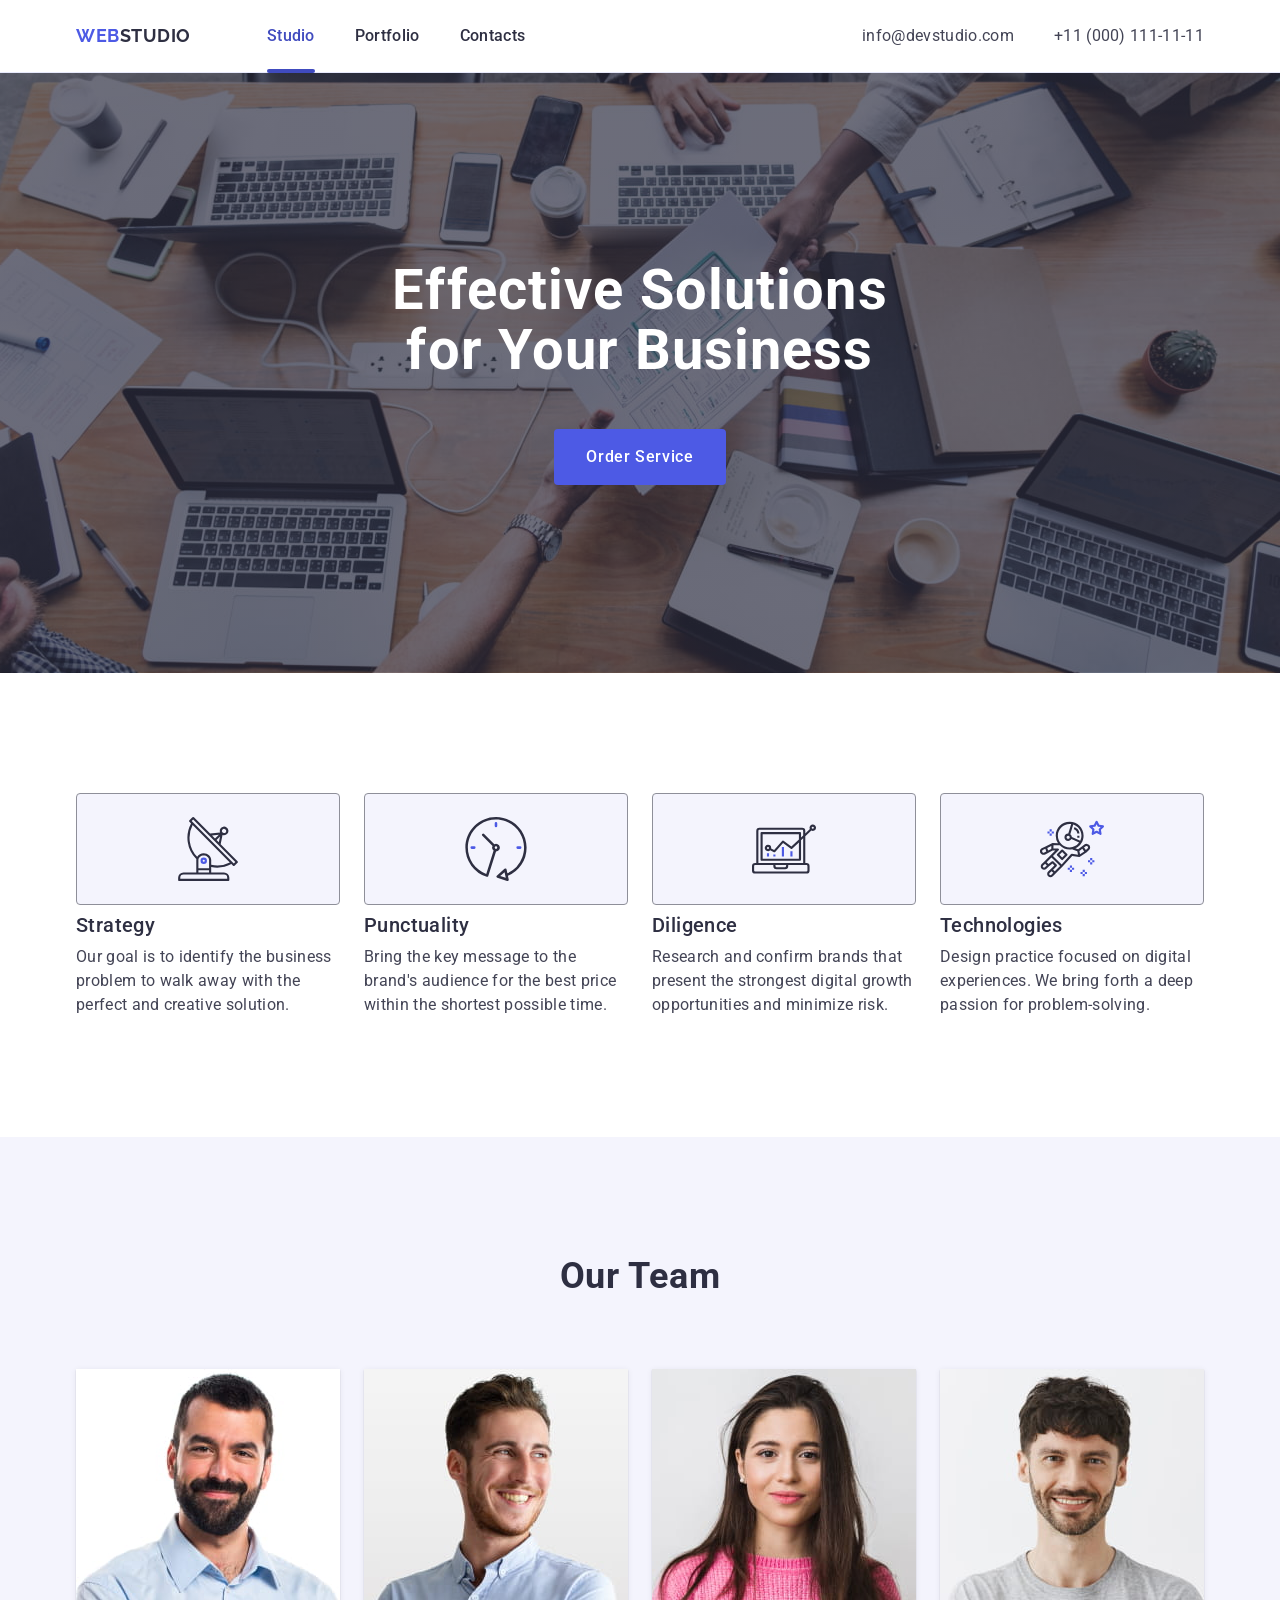
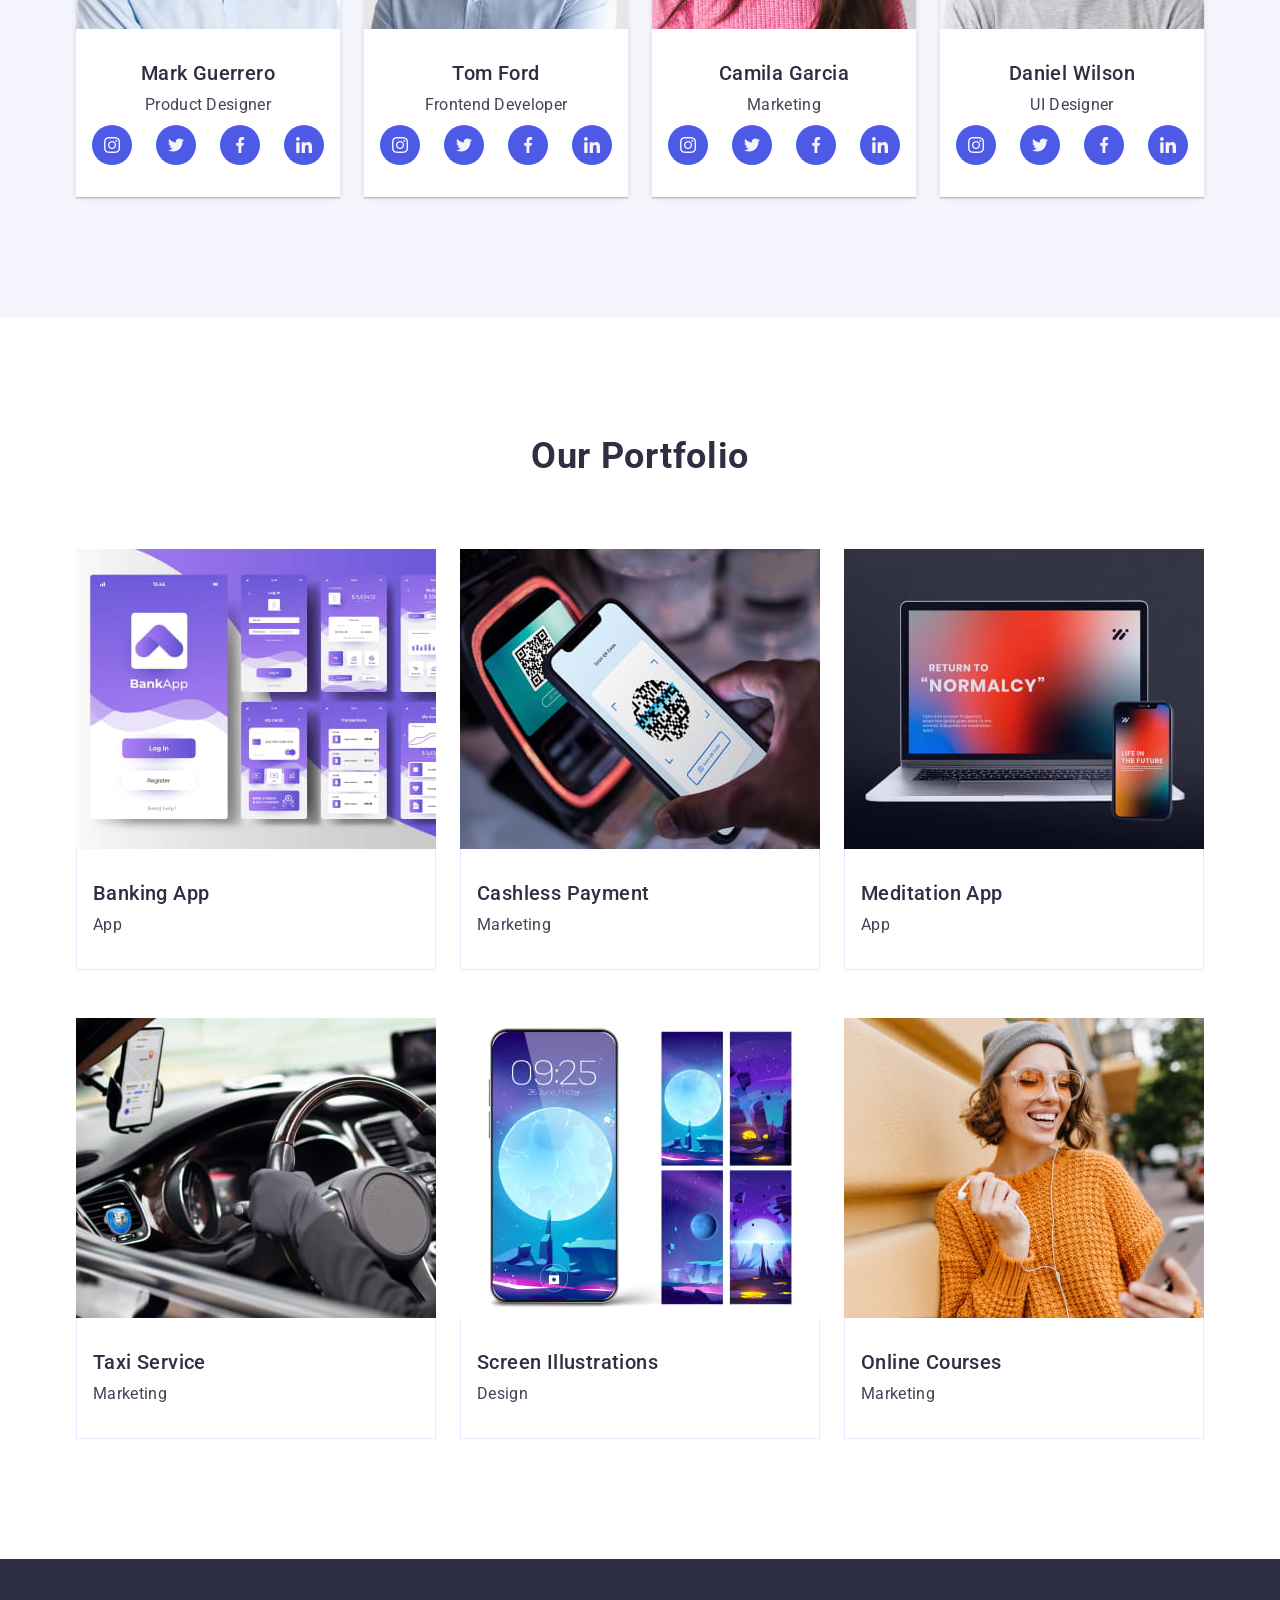
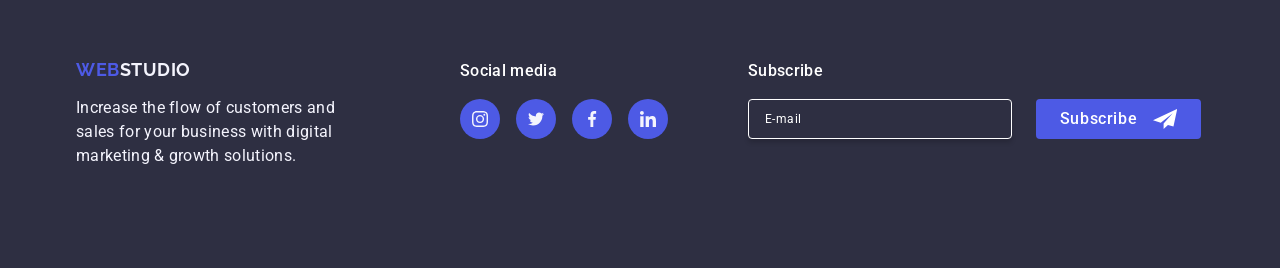
<file: index.html>
<!DOCTYPE html>
<html lang="en">
  <head>
    <meta charset="UTF-8" />
    <meta name="viewport" content="width=device-width, initial-scale=1.0" />
    <title>WebStudio</title>

    <link
      rel="stylesheet"
      href="https://cdn.jsdelivr.net/npm/modern-normalize@2.0.0/modern-normalize.min.css"
    />

    <link rel="stylesheet" href="./css/styles.css" />

    <link rel="preconnect" href="https://fonts.googleapis.com" />
    <link rel="preconnect" href="https://fonts.gstatic.com" crossorigin />
    <link
      href="https://fonts.googleapis.com/css2?family=Raleway:ital,wght@0,100..900;1,100..900&family=Roboto:wght@400;500;700&display=swap"
      rel="stylesheet"
    />
  </head>

  <body>
    <!-- Header -->
    <header class="header">
      <div class="container header-container">
        <nav class="header-nav">
          <a href="./index.html" class="logo header-logo"
            >Web<span class="logo-dark">Studio</span></a
          >

          <ul class="header-nav-list">
            <li class="header-nav-item">
              <a href="./index.html" class="header-nav-link active">Studio</a>
            </li>
            <li class="header-nav-item">
              <a href="" class="header-nav-link">Portfolio</a>
            </li>
            <li class="header-nav-item">
              <a href="" class="header-nav-link">Contacts</a>
            </li>
          </ul>
        </nav>

        <address class="header-adress">
          <ul class="header-adress-list">
            <li class="header-adress-item">
              <a
                class="header-adress-link"
                href="mailto:info@devstudio.com"
                target="_blank"
                rel="noopener noreferrer nofollow"
                >info@devstudio.com</a
              >
            </li>
            <li class="header-adress-item">
              <a
                class="header-adress-link"
                href="tel:+110001111111"
                target="_blank"
                rel="noopener noreferrer nofollow"
                >+11 (000) 111-11-11</a
              >
            </li>
          </ul>
        </address>

        <button
          class="header-burger-btn js-mobile-menu"
          type="button"
          aria-label="Mobilemenu"
        >
          <svg class="header-burger-icon" width="24" height="24">
            <use href="./images/icons.svg#burger"></use>
          </svg>
        </button>
      </div>
    </header>

    <main>
      <!-- Hero -->
      <section class="hero">
        <div class="container hero-container">
          <h1 class="hero-title">Effective Solutions for Your Business</h1>
          <button type="button" class="btn hero-btn">Order Service</button>
        </div>
      </section>

      <!-- Values -->
      <section class="section values">
        <div class="container values-container">
          <h2 class="visually-hidden">Our Values</h2>
          <ul class="values-list">
            <li class="values-item">
              <div class="values-icon-box">
                <svg class="values-icon" width="64" height="64">
                  <use href="./images/icons.svg#strategy"></use>
                </svg>
              </div>
              <h3 class="values-item-title">Strategy</h3>
              <p class="values-item-caption">
                Our goal is to identify the business problem to walk away with
                the perfect and creative solution.
              </p>
            </li>
            <li class="values-item">
              <div class="values-icon-box">
                <svg class="values-icon" width="64" height="64">
                  <use href="./images/icons.svg#punctuality"></use>
                </svg>
              </div>
              <h3 class="values-item-title">Punctuality</h3>
              <p class="values-item-caption">
                Bring the key message to the brand's audience for the best price
                within the shortest possible time.
              </p>
            </li>
            <li class="values-item">
              <div class="values-icon-box">
                <svg class="values-icon" width="64" height="64">
                  <use href="./images/icons.svg#diligence"></use>
                </svg>
              </div>
              <h3 class="values-item-title">Diligence</h3>
              <p class="values-item-caption">
                Research and confirm brands that present the strongest digital
                growth opportunities and minimize risk.
              </p>
            </li>
            <li class="values-item">
              <div class="values-icon-box">
                <svg class="values-icon" width="64" height="64">
                  <use href="./images/icons.svg#technologies"></use>
                </svg>
              </div>
              <h3 class="values-item-title">Technologies</h3>
              <p class="values-item-caption">
                Design practice focused on digital experiences. We bring forth a
                deep passion for problem-solving.
              </p>
            </li>
          </ul>
        </div>
      </section>

      <!-- Team -->
      <section class="section team">
        <div class="container team-container">
          <h2 class="title team-title">Our Team</h2>

          <ul class="team-list">
            <li class="team-item">
              <img
                srcset="
                  ./images/team/img-01@1x.jpg 1x,
                  ./images/team/img-01@2x.jpg 2x
                "
                src="./images/team/img-01@1x.jpg"
                alt="Team member Mark Guerrero"
                class="team-item-img"
                width="264"
                height="260"
              />
              <div class="team-item-caption">
                <h3 class="team-item-name">Mark Guerrero</h3>
                <p class="team-item-position">Product Designer</p>
                <ul class="socials-list team-item-socials">
                  <li class="socials-item">
                    <a
                      href="https://www.instagram.com/"
                      class="socials-link"
                      target="_blank"
                      aria-label="instagram"
                      rel="noopener noreferrer nofollow"
                    >
                      <svg class="socials-icon" width="16" height="16">
                        <use href="./images/icons.svg#instagram"></use>
                      </svg>
                    </a>
                  </li>
                  <li class="socials-item">
                    <a
                      href="https://www.twitter.com/"
                      class="socials-link"
                      target="_blank"
                      aria-label="twitter"
                      rel="noopener noreferrer nofollow"
                    >
                      <svg class="socials-icon" width="16" height="16">
                        <use href="./images/icons.svg#twitter"></use>
                      </svg>
                    </a>
                  </li>
                  <li class="socials-item">
                    <a
                      href="https://www.facebook.com/"
                      class="socials-link"
                      target="_blank"
                      aria-label="facebook"
                      rel="noopener noreferrer nofollow"
                    >
                      <svg class="socials-icon" width="16" height="16">
                        <use href="./images/icons.svg#facebook"></use>
                      </svg>
                    </a>
                  </li>
                  <li class="socials-item">
                    <a
                      href="https://www.linkedin.com/"
                      class="socials-link"
                      target="_blank"
                      aria-label="linkedin"
                      rel="noopener noreferrer nofollow"
                    >
                      <svg class="socials-icon" width="16" height="16">
                        <use href="./images/icons.svg#linkedin"></use>
                      </svg>
                    </a>
                  </li>
                </ul>
              </div>
            </li>

            <li class="team-item">
              <img
                srcset="
                  ./images/team/img-02@1x.jpg 1x,
                  ./images/team/img-02@2x.jpg 2x
                "
                src="./images/team/img-02@1x.jpg"
                alt="Team member Tom Ford"
                class="team-item-img"
                width="264"
                height="260"
              />
              <div class="team-item-caption">
                <h3 class="team-item-name">Tom Ford</h3>
                <p class="team-item-position">Frontend Developer</p>
                <ul class="socials-list team-item-socials">
                  <li class="socials-item">
                    <a
                      href="https://www.instagram.com/"
                      class="socials-link"
                      target="_blank"
                      aria-label="instagram"
                      rel="noopener noreferrer nofollow"
                    >
                      <svg class="socials-icon" width="16" height="16">
                        <use href="./images/icons.svg#instagram"></use>
                      </svg>
                    </a>
                  </li>
                  <li class="socials-item">
                    <a
                      href="https://www.twitter.com/"
                      class="socials-link"
                      target="_blank"
                      aria-label="twitter"
                      rel="noopener noreferrer nofollow"
                    >
                      <svg class="socials-icon" width="16" height="16">
                        <use href="./images/icons.svg#twitter"></use>
                      </svg>
                    </a>
                  </li>
                  <li class="socials-item">
                    <a
                      href="https://www.facebook.com/"
                      class="socials-link"
                      target="_blank"
                      aria-label="facebook"
                      rel="noopener noreferrer nofollow"
                    >
                      <svg class="socials-icon" width="16" height="16">
                        <use href="./images/icons.svg#facebook"></use>
                      </svg>
                    </a>
                  </li>
                  <li class="socials-item">
                    <a
                      href="https://www.linkedin.com/"
                      class="socials-link"
                      target="_blank"
                      aria-label="linkedin"
                      rel="noopener noreferrer nofollow"
                    >
                      <svg class="socials-icon" width="16" height="16">
                        <use href="./images/icons.svg#linkedin"></use>
                      </svg>
                    </a>
                  </li>
                </ul>
              </div>
            </li>

            <li class="team-item">
              <img
                srcset="
                  ./images/team/img-03@1x.jpg 1x,
                  ./images/team/img-03@2x.jpg 2x
                "
                src="./images/team/img-03@1x.jpg"
                alt="Team member Camila Garcia"
                class="team-item-img"
                width="264"
                height="260"
              />
              <div class="team-item-caption">
                <h3 class="team-item-name">Camila Garcia</h3>
                <p class="team-item-position">Marketing</p>
                <ul class="socials-list team-item-socials">
                  <li class="socials-item">
                    <a
                      href="https://www.instagram.com/"
                      class="socials-link"
                      target="_blank"
                      aria-label="instagram"
                      rel="noopener noreferrer nofollow"
                    >
                      <svg class="socials-icon" width="16" height="16">
                        <use href="./images/icons.svg#instagram"></use>
                      </svg>
                    </a>
                  </li>
                  <li class="socials-item">
                    <a
                      href="https://www.twitter.com/"
                      class="socials-link"
                      target="_blank"
                      aria-label="twitter"
                      rel="noopener noreferrer nofollow"
                    >
                      <svg class="socials-icon" width="16" height="16">
                        <use href="./images/icons.svg#twitter"></use>
                      </svg>
                    </a>
                  </li>
                  <li class="socials-item">
                    <a
                      href="https://www.facebook.com/"
                      class="socials-link"
                      target="_blank"
                      aria-label="facebook"
                      rel="noopener noreferrer nofollow"
                    >
                      <svg class="socials-icon" width="16" height="16">
                        <use href="./images/icons.svg#facebook"></use>
                      </svg>
                    </a>
                  </li>
                  <li class="socials-item">
                    <a
                      href="https://www.linkedin.com/"
                      class="socials-link"
                      target="_blank"
                      aria-label="linkedin"
                      rel="noopener noreferrer nofollow"
                    >
                      <svg class="socials-icon" width="16" height="16">
                        <use href="./images/icons.svg#linkedin"></use>
                      </svg>
                    </a>
                  </li>
                </ul>
              </div>
            </li>

            <li class="team-item">
              <img
                srcset="
                  ./images/team/img-04@1x.jpg 1x,
                  ./images/team/img-04@2x.jpg 2x
                "
                src="./images/team/img-04@1x.jpg"
                alt="Team member Daniel Wilson"
                class="team-item-img"
                width="264"
                height="260"
              />
              <div class="team-item-caption">
                <h3 class="team-item-name">Daniel Wilson</h3>
                <p class="team-item-position">UI Designer</p>
                <ul class="socials-list team-item-socials">
                  <li class="socials-item">
                    <a
                      href="https://www.instagram.com/"
                      class="socials-link"
                      target="_blank"
                      aria-label="instagram"
                      rel="noopener noreferrer nofollow"
                    >
                      <svg class="socials-icon" width="16" height="16">
                        <use href="./images/icons.svg#instagram"></use>
                      </svg>
                    </a>
                  </li>
                  <li class="socials-item">
                    <a
                      href="https://www.twitter.com/"
                      class="socials-link"
                      target="_blank"
                      aria-label="twitter"
                      rel="noopener noreferrer nofollow"
                    >
                      <svg class="socials-icon" width="16" height="16">
                        <use href="./images/icons.svg#twitter"></use>
                      </svg>
                    </a>
                  </li>
                  <li class="socials-item">
                    <a
                      href="https://www.facebook.com/"
                      class="socials-link"
                      target="_blank"
                      aria-label="facebook"
                      rel="noopener noreferrer nofollow"
                    >
                      <svg class="socials-icon" width="16" height="16">
                        <use href="./images/icons.svg#facebook"></use>
                      </svg>
                    </a>
                  </li>
                  <li class="socials-item">
                    <a
                      href="https://www.linkedin.com/"
                      class="socials-link"
                      target="_blank"
                      aria-label="linkedin"
                      rel="noopener noreferrer nofollow"
                    >
                      <svg class="socials-icon" width="16" height="16">
                        <use href="./images/icons.svg#linkedin"></use>
                      </svg>
                    </a>
                  </li>
                </ul>
              </div>
            </li>
          </ul>
        </div>
      </section>

      <!-- Portfolio -->
      <section class="section portfolio">
        <div class="container portfolio-container">
          <h2 class="title portfolio-title">Our Portfolio</h2>

          <ul class="portfolio-list">
            <li class="portfolio-item">
              <div class="portfolio-img-box">
                <img
                  srcset="
                    ./images/portfolio/img-01@1x.jpg 1x,
                    ./images/portfolio/img-01@2x.jpg 2x
                  "
                  src="./images/portfolio/img-01@1x.jpg"
                  alt="A series of user interface screens for a mobile banking application named 'BankApp.' The screens feature a purple and white color scheme and display various functionalities including the main screen with login and register options, a log in screen with fields for name and password, a dashboard showing the user's balance, a screen for managing cards, a transactions list, and an accounts screen with a graph of account activity."
                  class="portfolio-image"
                  width="360"
                  height="300"
                />

                <p class="portfolio-img-overlay">
                  14 Stylish and User-Friendly App Design Concepts · Task
                  Manager App · Calorie Tracker App · Exotic Fruit Ecommerce App
                  · Cloud Storage App
                </p>
              </div>

              <div class="portfolio-caption">
                <h3 class="portfolio-subtitle">Banking App</h3>
                <p class="portfolio-desc">App</p>
              </div>
            </li>

            <li class="portfolio-item">
              <div class="portfolio-img-box">
                <img
                  srcset="
                    ./images/portfolio/img-02@1x.jpg 1x,
                    ./images/portfolio/img-02@2x.jpg 2x
                  "
                  src="./images/portfolio/img-02@1x.jpg"
                  alt="A person holding a smartphone with a QR code scanning application open. The phone screen shows a QR code being scanned, with a blue line indicating the scanning process. In the background, there's a payment terminal displaying another QR code on its screen."
                  class="portfolio-image"
                  width="360"
                  height="300"
                />

                <p class="portfolio-img-overlay">
                  14 Stylish and User-Friendly App Design Concepts · Task
                  Manager App · Calorie Tracker App · Exotic Fruit Ecommerce App
                  · Cloud Storage App
                </p>
              </div>

              <div class="portfolio-caption">
                <h3 class="portfolio-subtitle">Cashless Payment</h3>
                <p class="portfolio-desc">Marketing</p>
              </div>
            </li>

            <li class="portfolio-item">
              <div class="portfolio-img-box">
                <img
                  srcset="
                    ./images/portfolio/img-03@1x.jpg 1x,
                    ./images/portfolio/img-03@2x.jpg 2x
                  "
                  src="./images/portfolio/img-03@1x.jpg"
                  alt="A laptop and a smartphone side by side, both displaying the same website, adapted to fit each device's screen."
                  class="portfolio-image"
                  width="360"
                  height="300"
                />

                <p class="portfolio-img-overlay">
                  14 Stylish and User-Friendly App Design Concepts · Task
                  Manager App · Calorie Tracker App · Exotic Fruit Ecommerce App
                  · Cloud Storage App
                </p>
              </div>

              <div class="portfolio-caption">
                <h3 class="portfolio-subtitle">Meditation App</h3>
                <p class="portfolio-desc">App</p>
              </div>
            </li>

            <li class="portfolio-item">
              <div class="portfolio-img-box">
                <img
                  srcset="
                    ./images/portfolio/img-04@1x.jpg 1x,
                    ./images/portfolio/img-04@2x.jpg 2x
                  "
                  src="./images/portfolio/img-04@1x.jpg"
                  alt="The image shows the interior of a car with a focus on the steering wheel and dashboard. A person wearing gloves is holding the steering wheel. Mounted on the dashboard is a smartphone displaying a navigation application, showing a map and directions. The navigation app on the phone is the key field, indicating the driver is relying on it for guidance. The dashboard also features a speedometer and other controls."
                  class="portfolio-image"
                  width="360"
                  height="300"
                />

                <p class="portfolio-img-overlay">
                  14 Stylish and User-Friendly App Design Concepts · Task
                  Manager App · Calorie Tracker App · Exotic Fruit Ecommerce App
                  · Cloud Storage App
                </p>
              </div>

              <div class="portfolio-caption">
                <h3 class="portfolio-subtitle">Taxi Service</h3>
                <p class="portfolio-desc">Marketing</p>
              </div>
            </li>

            <li class="portfolio-item">
              <div class="portfolio-img-box">
                <img
                  srcset="
                    ./images/portfolio/img-05@1x.jpg 1x,
                    ./images/portfolio/img-05@2x.jpg 2x
                  "
                  src="./images/portfolio/img-05@1x.jpg"
                  alt="A smartphone with a vibrant and futuristic lock screen display. The lock screen shows a large, glowing moon or planet in a blue and purple night sky with stars, surrounded by abstract rock formations and an otherworldly landscape. The time is displayed as 09:25, and the date is 25 June, Friday. To the right of the smartphone are four vertical panels, each depicting different scenes of similar otherworldly landscapes, including glowing moons, rock formations, and reflective water surfaces."
                  class="portfolio-image"
                  width="360"
                  height="300"
                />

                <p class="portfolio-img-overlay">
                  14 Stylish and User-Friendly App Design Concepts · Task
                  Manager App · Calorie Tracker App · Exotic Fruit Ecommerce App
                  · Cloud Storage App
                </p>
              </div>

              <div class="portfolio-caption">
                <h3 class="portfolio-subtitle">Screen Illustrations</h3>
                <p class="portfolio-desc">Design</p>
              </div>
            </li>

            <li class="portfolio-item">
              <div class="portfolio-img-box">
                <img
                  srcset="
                    ./images/portfolio/img-06@1x.jpg 1x,
                    ./images/portfolio/img-06@2x.jpg 2x
                  "
                  src="./images/portfolio/img-06@1x.jpg"
                  alt="A person wearing a gray beanie and an orange knitted sweater, holding a smartphone in one hand and an earbud in the other. The person is standing against a yellow wall on a street. The background includes blurred fields like trees and buildings, indicating an outdoor urban setting. The person appears to be engaged with the smartphone."
                  class="portfolio-image"
                  width="360"
                  height="300"
                />

                <p class="portfolio-img-overlay">
                  14 Stylish and User-Friendly App Design Concepts · Task
                  Manager App · Calorie Tracker App · Exotic Fruit Ecommerce App
                  · Cloud Storage App
                </p>
              </div>

              <div class="portfolio-caption">
                <h3 class="portfolio-subtitle">Online Courses</h3>
                <p class="portfolio-desc">Marketing</p>
              </div>
            </li>
          </ul>
        </div>
      </section>
    </main>

    <!-- Footer -->
    <footer class="footer">
      <div class="container footer-container">
        <div class="footer-box footer-info">
          <a href="/" class="logo footer-logo"
            >Web<span class="logo-light">Studio</span></a
          >

          <p class="footer-desc">
            Increase the flow of customers and sales for your business with
            digital marketing & growth solutions.
          </p>
        </div>

        <div class="footer-box footer-socials">
          <p class="footer-title">Social media</p>

          <ul class="socials-list footer-socials-list">
            <li class="socials-item">
              <a
                href="https://www.instagram.com/"
                class="socials-link footer-socials-link"
                target="_blank"
                aria-label="instagram"
                rel="noopener noreferrer nofollow"
              >
                <svg class="socials-icon" width="16" height="16">
                  <use href="./images/icons.svg#instagram"></use>
                </svg>
              </a>
            </li>
            <li class="socials-item">
              <a
                href="https://www.twitter.com/"
                class="socials-link footer-socials-link"
                target="_blank"
                aria-label="twitter"
                rel="noopener noreferrer nofollow"
              >
                <svg class="socials-icon" width="16" height="16">
                  <use href="./images/icons.svg#twitter"></use>
                </svg>
              </a>
            </li>
            <li class="socials-item">
              <a
                href="https://www.facebook.com/"
                class="socials-link footer-socials-link"
                target="_blank"
                aria-label="facebook"
                rel="noopener noreferrer nofollow"
              >
                <svg class="socials-icon" width="16" height="16">
                  <use href="./images/icons.svg#facebook"></use>
                </svg>
              </a>
            </li>
            <li class="socials-item">
              <a
                href="https://www.linkedin.com/"
                class="socials-link footer-socials-link"
                target="_blank"
                aria-label="linkedin"
                rel="noopener noreferrer nofollow"
              >
                <svg class="socials-icon" width="16" height="16">
                  <use href="./images/icons.svg#linkedin"></use>
                </svg>
              </a>
            </li>
          </ul>
        </div>

        <div class="footer-box footer-subscribe">
          <p class="footer-title">Subscribe</p>
          <form class="footer-subscribe-form">
            <label class="footer-subscribe-lable" for="subscribe-email">
              <input
                class="footer-subscribe-input"
                type="email"
                id="subscribe-email"
                placeholder="E-mail"
                required="required"
                name="email"
              />
            </label>
            <button class="btn footer-subscribe-btn" type="submit">
              Subscribe
              <svg class="footer-subscribe-icon" width="24" height="24">
                <use href="./images/icons.svg#plane"></use>
              </svg>
            </button>
          </form>
        </div>
      </div>
    </footer>

    <!-- Mobile menu -->

    <div class="mobile-menu">
      <div class="container mobile-menu-container">
        <button class="close-btn js-mobile-menu" type="button">
          <svg class="close-icon" width="8" height="8">
            <use href="./images/icons.svg#cross"></use>
          </svg>
        </button>

        <nav class="mobile-menu-nav">
          <ul class="mobile-menu-list">
            <li class="mobile-menu-item">
              <a href="./index.html" class="mobile-menu-link active">Studio</a>
            </li>
            <li class="mobile-menu-item">
              <a href="" class="mobile-menu-link">Portfolio</a>
            </li>
            <li class="mobile-menu-item">
              <a href="" class="mobile-menu-link">Contacts</a>
            </li>
          </ul>
        </nav>

        <div class="mobile-menu-contacts">
          <address class="mobile-menu-adress">
            <ul class="mobile-menu-adress-list">
              <li class="mobile-menu-adress-item">
                <a
                  class="mobile-menu-adress-link"
                  href="mailto:info@devstudio.com"
                  target="_blank"
                  rel="noopener noreferrer nofollow"
                  >info@devstudio.com</a
                >
              </li>
              <li class="mobile-menu-adress-item">
                <a
                  class="mobile-menu-adress-link"
                  href="tel:+110001111111"
                  target="_blank"
                  rel="noopener noreferrer nofollow"
                  >+11 (000) 111-11-11</a
                >
              </li>
            </ul>
          </address>

          <ul class="socials-list">
            <li class="socials-item">
              <a
                href="https://www.instagram.com/"
                class="socials-link"
                target="_blank"
                aria-label="instagram"
                rel="noopener noreferrer nofollow"
              >
                <svg class="socials-icon" width="16" height="16">
                  <use href="./images/icons.svg#instagram"></use>
                </svg>
              </a>
            </li>
            <li class="socials-item">
              <a
                href="https://www.twitter.com/"
                class="socials-link"
                target="_blank"
                aria-label="twitter"
                rel="noopener noreferrer nofollow"
              >
                <svg class="socials-icon" width="16" height="16">
                  <use href="./images/icons.svg#twitter"></use>
                </svg>
              </a>
            </li>
            <li class="socials-item">
              <a
                href="https://www.facebook.com/"
                class="socials-link"
                target="_blank"
                aria-label="facebook"
                rel="noopener noreferrer nofollow"
              >
                <svg class="socials-icon" width="16" height="16">
                  <use href="./images/icons.svg#facebook"></use>
                </svg>
              </a>
            </li>
            <li class="socials-item">
              <a
                href="https://www.linkedin.com/"
                class="socials-link"
                target="_blank"
                aria-label="linkedin"
                rel="noopener noreferrer nofollow"
              >
                <svg class="socials-icon" width="16" height="16">
                  <use href="./images/icons.svg#linkedin"></use>
                </svg>
              </a>
            </li>
          </ul>
        </div>
      </div>
    </div>

    <!-- Modal Contact Form -->
    <div class="modal-overlay">
      <div class="modal">
        <button class="close-btn" type="button">
          <svg class="close-icon" width="8" height="8">
            <use href="./images/icons.svg#cross"></use>
          </svg>
        </button>

        <p class="modal-title">Leave your contacts and we will call you back</p>

        <form class="modal-form">
          <div class="modal-form-field-box modal-form-input-box">
            <label class="modal-form-label" for="user-name">Name</label>
            <div class="modal-input-box">
              <input
                class="modal-form-field modal-form-input"
                type="text"
                id="user-name"
                name="user-name"
              />
              <svg class="modal-form-icon" width="18" height="24">
                <use href="./images/icons.svg#person"></use>
              </svg>
            </div>
          </div>

          <div class="modal-form-field-box modal-form-input-box">
            <label class="modal-form-label" for="phone">Phone</label>
            <div class="modal-input-box">
              <input
                class="modal-form-field modal-form-input"
                type="tel"
                id="phone"
                name="phone"
              />
              <svg class="modal-form-icon" width="18" height="24">
                <use href="./images/icons.svg#phone"></use>
              </svg>
            </div>
          </div>

          <div class="modal-form-field-box modal-form-input-box">
            <label class="modal-form-label" for="email">Email</label>
            <div class="modal-input-box">
              <input
                class="modal-form-field modal-form-input"
                type="email"
                id="email"
                name="email"
              />
              <svg class="modal-form-icon" width="18" height="24">
                <use href="./images/icons.svg#email"></use>
              </svg>
            </div>
          </div>

          <div class="modal-form-field-box modal-form-textarea-box">
            <label class="modal-form-label" for="user-comment">Comment</label>
            <textarea
              class="modal-form-field modal-form-textarea"
              id="user-comment"
              placeholder="Text input"
              name="user-comment"
            ></textarea>
          </div>

          <div class="custom-checkbox-container">
            <input
              class="standard-checkbox visually-hidden"
              type="checkbox"
              id="user-privacy"
              value="true"
              name="user-privacy"
            />

            <label class="custom-checkbox" for="user-privacy">
              <span class="custom-checkbox-box">
                <svg class="custom-checkbox-icon" width="10" height="8">
                  <use href="./images/icons.svg#checkmark"></use>
                </svg>
              </span>

              <span class="custom-checkbox-text"
                >I accept the terms and conditions of the
                <a
                  href="/privacy-policy"
                  class="privacy-policy-link"
                  target="_blank"
                  >Privacy Policy</a
                >
              </span>
            </label>
          </div>

          <button class="btn modal-form-btn" type="submit">Send</button>
        </form>
      </div>
    </div>
  </body>
</html>
</file>
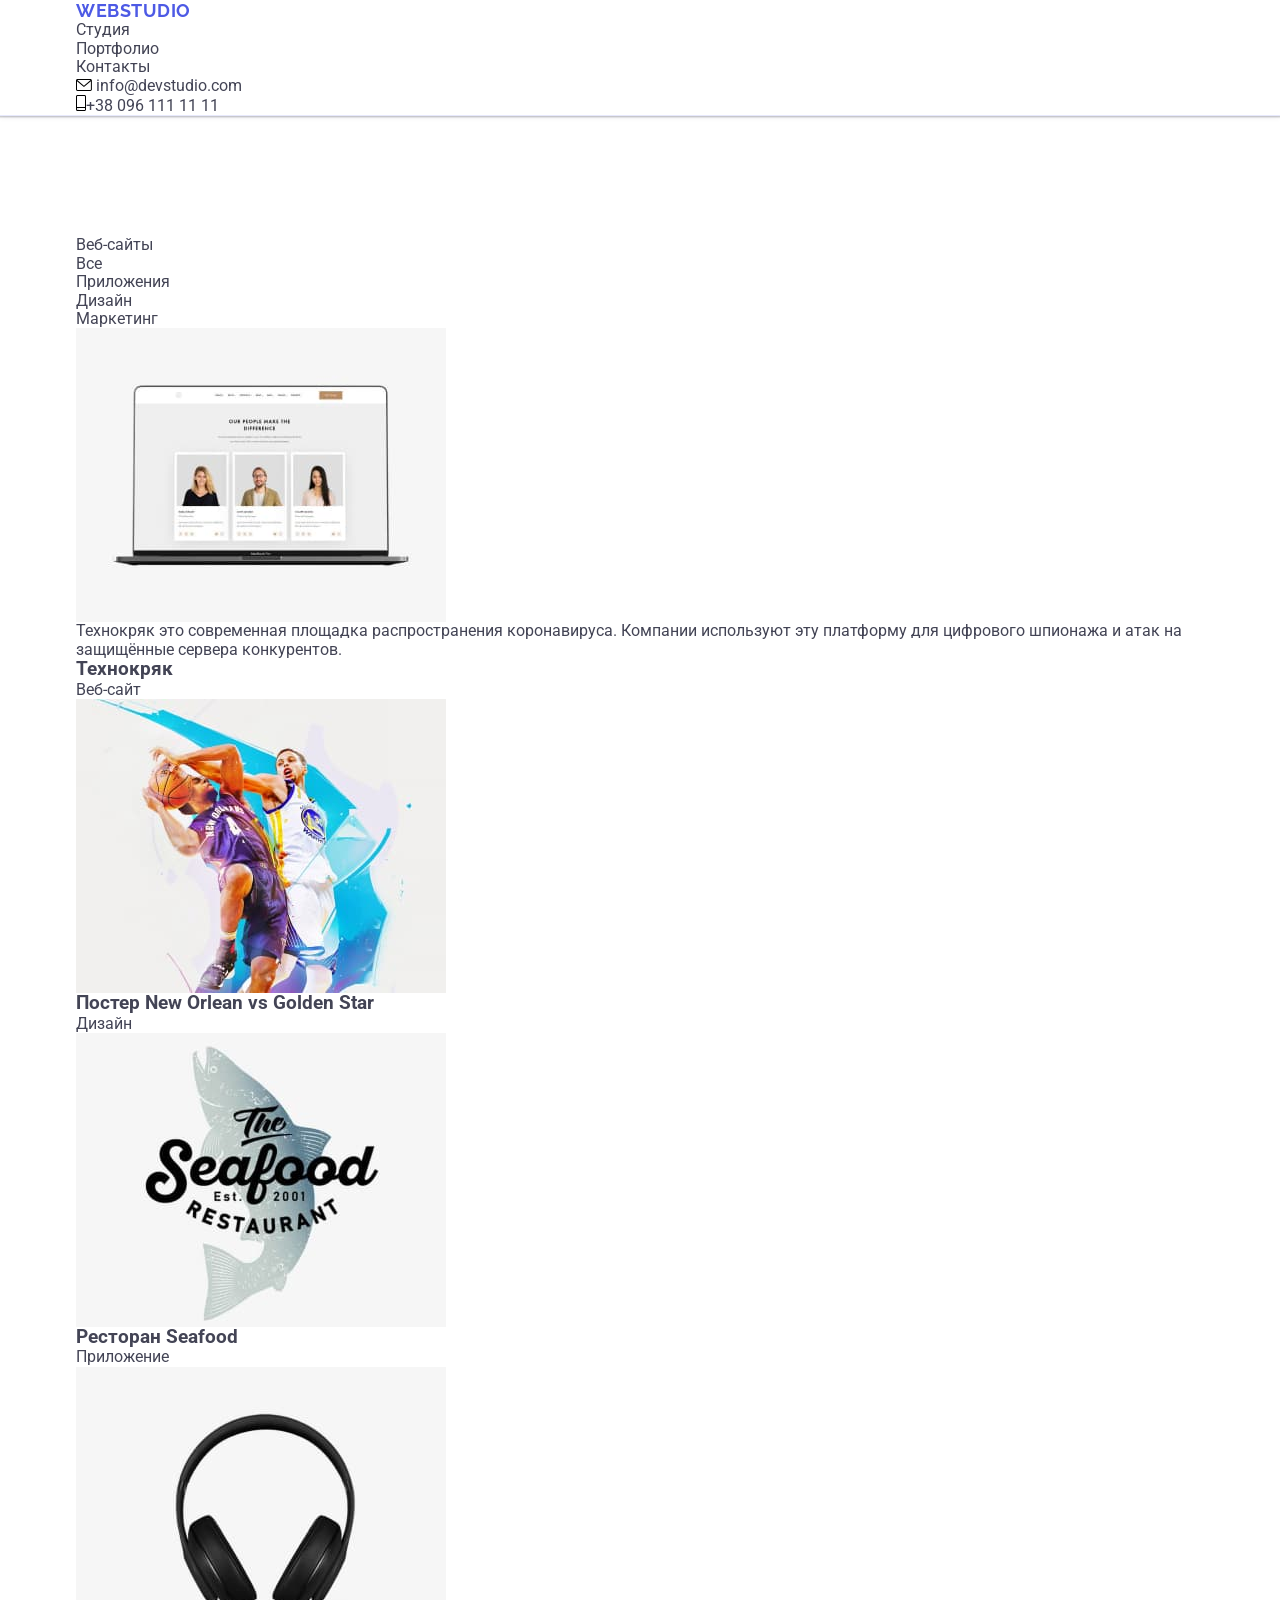
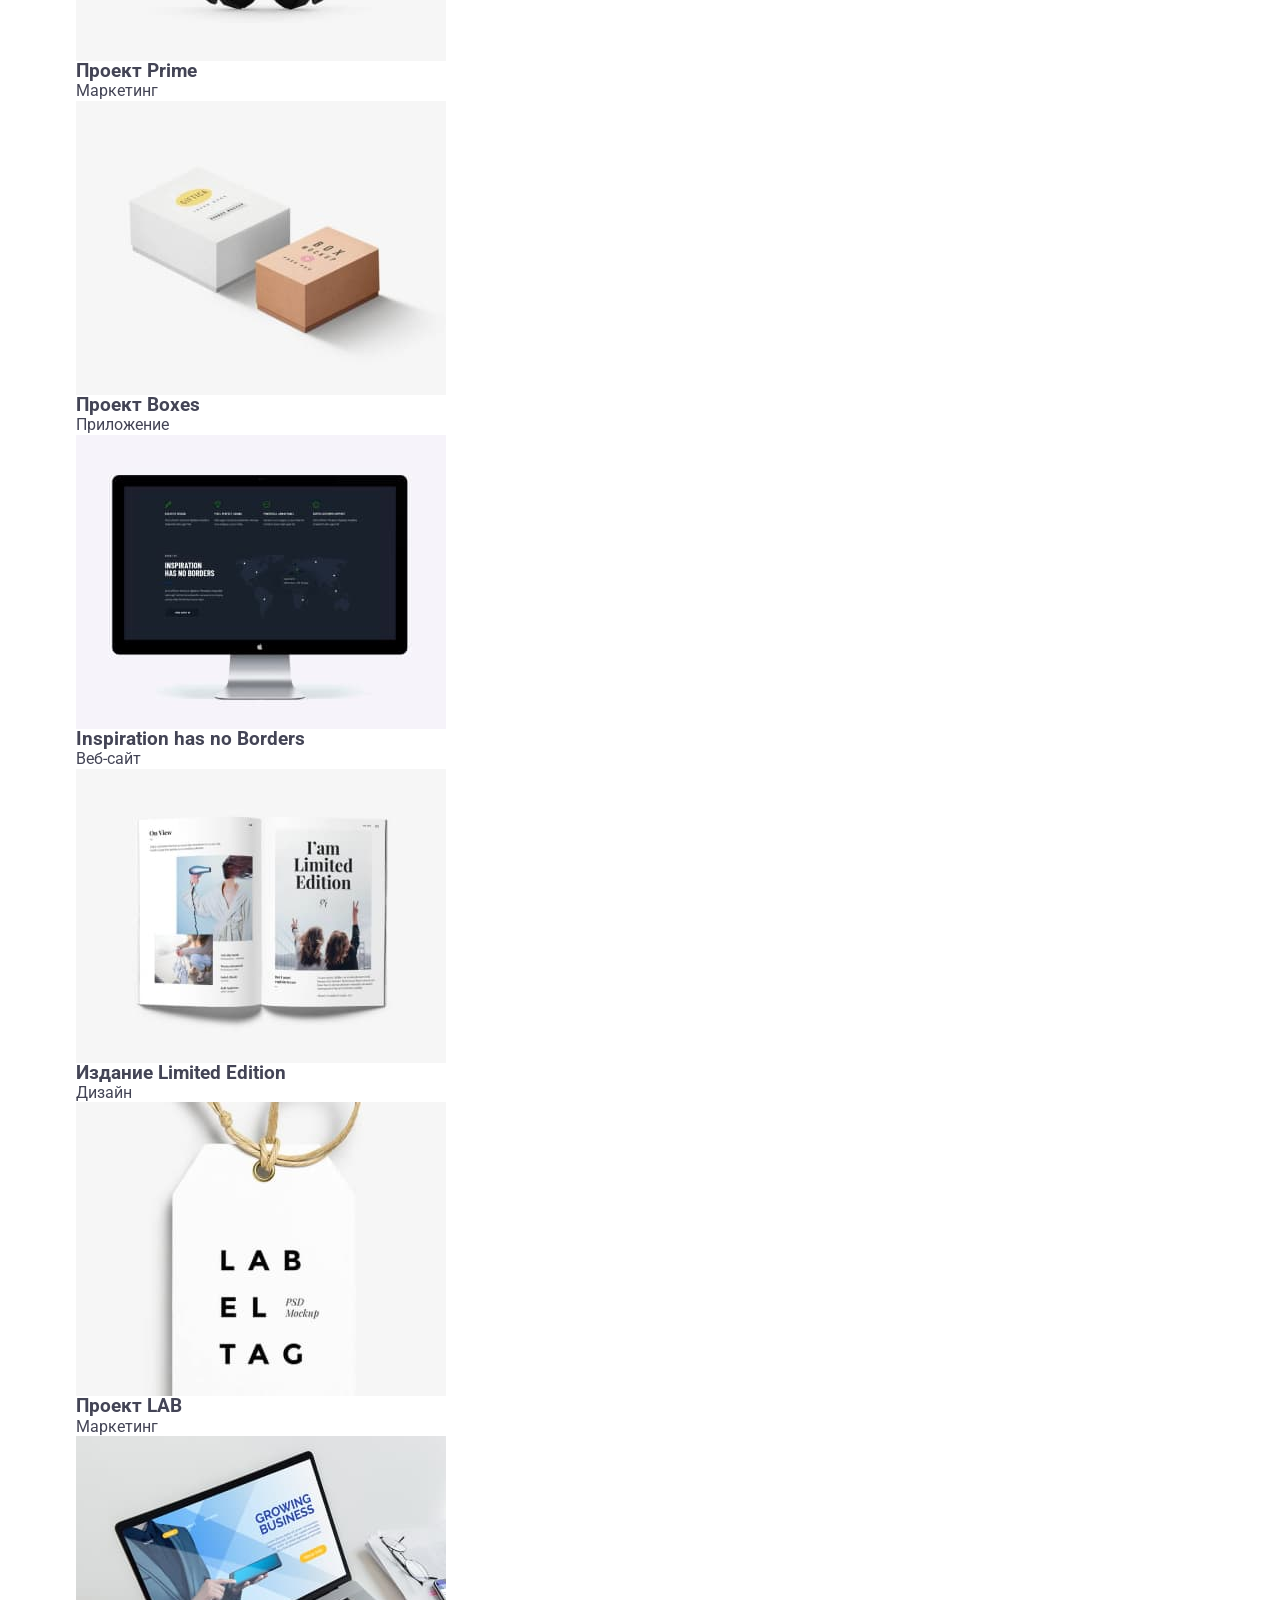
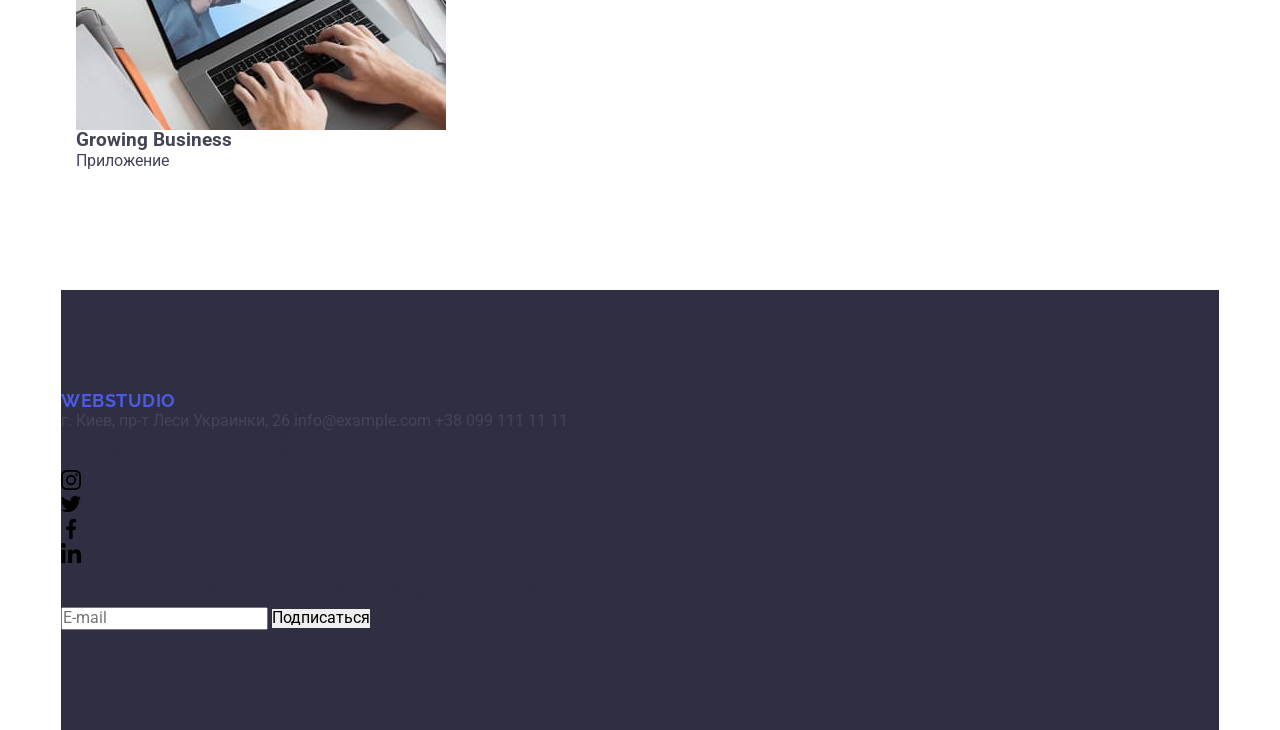
<file: portfolio.html>
<!DOCTYPE html>
<html lang="ru">
  <head>
    <meta charset="UTF-8" />
    <meta name="viewport" content="width=device-width, initial-scale=1.0" />
    <title>Document</title>
    <link
      rel="stylesheet"
      href="https://cdnjs.cloudflare.com/ajax/libs/modern-normalize/0.7.0/modern-normalize.min.css"
    />
    <link
      href="https://fonts.googleapis.com/css2?family=Raleway:wght@700&family=Roboto:wght@400;500;700&display=swap"
      rel="stylesheet"
    />
    <link rel="stylesheet" href="./css/styles.css" />
  </head>
  <body>
    <header class="header">
      <div class="header-line"></div>
      <div class="container page-header">
        <nav class="site-nav">
          <a class="logo" href="./index.html">
            Web<span class="light">Studio</span>
          </a>
          <ul class="nav-list">
            <li class="item"><a href="./index.html" class="link">Студия</a></li>
            <li class="item current">
              <a href="./portfolio.html" class="link current">Портфолио</a>
              <div class="current-line"></div>
            </li>
            <li class="item"><a href="" class="link">Контакты</a></li>
          </ul>
        </nav>
        <ul class="site-contact">
          <li class="item">
            <a href="mailto:info@devstudio.com" class="link"
              ><svg class="icon" width="16" height="12">
                <use href="./images/sprite.svg#envelope"></use>
              </svg>
              info@devstudio.com</a
            >
          </li>
          <li class="item">
            <a href="tel:+380961111111" class="link">
              <svg class="icon" width="10" height="16">
                <use href="./images/sprite.svg#smartphone"></use></svg
              >+38 096 111 11 11</a
            >
          </li>
        </ul>
      </div>
    </header>
    <main>
      <section class="section">
        <div class="container">
          <ul class="filter">
            <li class="item"><a class="button" href="">Веб-сайты</a></li>
            <li class="item"><a class="button" href="">Все</a></li>
            <li class="item"><a class="button" href="">Приложения</a></li>
            <li class="item"><a class="button" href="">Дизайн</a></li>
            <li class="item"><a class="button" href="">Маркетинг</a></li>
          </ul>
          <section>
            <ul class="works">
              <li class="item">
                <a href="">
                  <div class="works-thumb">
                    <img
                      src="./images/Технокряк.jpg"
                      width="370"
                      alt="Лап-топ"
                    />
                    <div class="works-thumb-overlay">
                      <p class="thumb-text">
                        Технокряк это современная площадка распространения
                        коронавируса. Компании используют эту платформу для
                        цифрового шпионажа и атак на защищённые сервера
                        конкурентов.
                      </p>
                    </div>
                  </div>
                  <div class="works-description">
                    <h3 class="section-title">Технокряк</h3>
                    <p>Веб-сайт</p>
                  </div>
                </a>
              </li>
              <li class="item">
                <a href=""
                  ><img
                    src="./images/Постер.jpg"
                    width="370"
                    alt="Баскетболисты"
                  />
                  <div class="works-description">
                    <h3 class="section-title">
                      Постер New Orlean vs Golden Star
                    </h3>
                    <p>Дизайн</p>
                  </div>
                </a>
              </li>
              <li class="item">
                <a href=""
                  ><img
                    src="./images/ресторан.jpg"
                    width="370"
                    alt="Логотип ресторана"
                  />
                  <div class="works-description">
                    <h3 class="section-title">Ресторан Seafood</h3>
                    <p>Приложение</p>
                  </div>
                </a>
              </li>
              <li class="item">
                <a href=""
                  ><img src="./images/проект.jpg" width="370" alt="Наушники" />

                  <div class="works-description">
                    <h3 class="section-title">Проект Prime</h3>
                    <p>Маркетинг</p>
                  </div>
                </a>
              </li>
              <li class="item">
                <a href=""
                  ><img
                    src="./images/проект-коробки.jpg"
                    width="370"
                    alt="Коробка"
                  />
                  <div class="works-description">
                    <h3 class="section-title">Проект Boxes</h3>
                    <p>Приложение</p>
                  </div>
                </a>
              </li>
              <li class="item">
                <a href=""
                  ><img
                    src="./images/нет-границ.jpg"
                    width="370"
                    alt="Монитор"
                  />

                  <div class="works-description">
                    <h3 class="section-title">Inspiration has no Borders</h3>
                    <p>Веб-сайт</p>
                  </div>
                </a>
              </li>
              <li class="item">
                <a href=""
                  ><img src="./images/издание.jpg" width="370" alt="Журнал" />
                  <div class="works-description">
                    <h3 class="section-title">Издание Limited Edition</h3>
                    <p>Дизайн</p>
                  </div>
                </a>
              </li>
              <li class="item">
                <a href=""
                  ><img src="./images/проект-лаб.jpg" width="370" alt="Бирка" />
                  <div class="works-description">
                    <h3 class="section-title">Проект LAB</h3>
                    <p>Маркетинг</p>
                  </div>
                </a>
              </li>
              <li class="item">
                <a href=""
                  ><img
                    src="./images/бизнес.jpg"
                    width="370"
                    alt="Работа за компьютерим"
                  />
                  <div class="works-description">
                    <h3 class="section-title">Growing Business</h3>
                    <p>Приложение</p>
                  </div>
                </a>
              </li>
            </ul>
          </section>
        </div>
      </section>
    </main>
    <footer class="page-footer">
      <div class="container footer">
        <div class="address-item">
          <a href="./index.html" class="logo">
            Web<span class="dark">Studio</span>
          </a>

          <address class="address">
            <span>г. Киев, пр-т Леси Украинки, 26</span>
            <a href="mailto:info@example.com" class="link">info@example.com</a>

            <a href="tel:+380991111111" class="link">+38 099 111 11 11</a>
          </address>
        </div>
        <div class="join">
          <b class="title">присоединяйтесь</b>

          <ul class="join-list social-list">
            <li class="social-item">
              <a href="" class="social-link">
                <svg class="icon" width="20" height="20">
                  <use href="./images/sprite.svg#instagram"></use>
                </svg>
              </a>
            </li>
            <li class="social-item">
              <a href="" class="social-link">
                <svg class="icon" width="20" height="20">
                  <use href="./images/sprite.svg#twitter"></use>
                </svg>
              </a>
            </li>
            <li class="social-item">
              <a href="" class="social-link">
                <svg class="icon" width="20" height="20">
                  <use href="./images/sprite.svg#facebook"></use>
                </svg>
              </a>
            </li>
            <li class="social-item">
              <a href="" class="social-link">
                <svg class="icon" width="20" height="20">
                  <use href="./images/sprite.svg#linkedin"></use>
                </svg>
              </a>
            </li>
          </ul>
        </div>

        <div class="subscribe">
          <b class="title">Подпишитесь на рассылку</b>

          <div role="group" class="form">
            <input type="email" name="mail" id="mail" placeholder="E-mail" />
            <!-- <label for="mail">E-mail</label> -->

            <button type="submit" class="button primary">Подписаться</button>
          </div>
        </div>
      </div>
    </footer>
  </body>
</html>
</file>
<file: css/styles.css>
/* #region Global */

:root {
  /* Color Variables */
  --cl-iris: 77, 90, 229; /* #4d5ae5 */
  --cl-ocean: 64, 75, 191; /* #404bbf */
  --cl-navy-blue: 46, 47, 66; /* #2e2f42 */
  --cl-green: 49, 208, 170; /* #31d0aa */
  --cl-slate: 67, 68, 85; /* #434455 */
  --cl-light-slate: 142, 143, 153; /* #8e8f99 */
  --cl-cornflower: 231, 233, 252; /* #e7e9fc */
  --cl-cloud: 244, 244, 253; /* #f4f4fd */
  --cl-dairy: 252, 252, 252; /* #fcfcfc */
  --cl-white: 255, 255, 255; /* #ffffff */
  --cl-black: 0, 0, 0; /* #000000 */

  /* Animation */
  --transition-hover-focus: 250ms cubic-bezier(0.4, 0, 0.2, 1);
  /* --transition-hover-focus: 2000ms cubic-bezier(0.4, 0, 0.2, 1); */
}

* {
  margin: 0;
  padding: 0;
  box-sizing: border-box;
}

body {
  font-family: 'Roboto', sans-serif;

  color: rgb(var(--cl-slate));
  background-color: rgb(var(--cl-white));
}

body.modal-open {
  overflow: hidden;
  position: fixed;
  top: 0;
  left: 0;
  right: 0;
}

button {
  cursor: pointer;
  border: none;
}

a {
  display: inline-block;
  text-decoration: none;
  color: inherit;
}

ul,
ol {
  list-style: none;
}

address {
  font-style: normal;
}

img {
  display: block;
  max-width: 100%;
  height: auto;
}

/* #endregion */

/* #region Common */

.visually-hidden {
  position: absolute;
  width: 1px;
  height: 1px;
  margin: -1px;
  border: 0;
  padding: 0;
  white-space: nowrap;
  clip-path: inset(100%);
  clip: rect(0 0 0 0);
  overflow: hidden;
}

.section {
  padding: 96px 0;
}

@media screen and (min-width: 768px) {
  .section {
    padding: 120px 0;
  }
}

.container {
  max-width: 320px;
  margin: 0 auto;
  padding: 0 16px;
}

@media screen and (min-width: 768px) {
  .container {
    max-width: 768px;
  }
}

@media screen and (min-width: 1158px) {
  .container {
    max-width: 1158px;
    padding: 0 15px;
  }
}

.title {
  margin-bottom: 72px;

  text-align: center;
  text-transform: capitalize;

  font-size: 36px;
  line-height: 1.11;
  letter-spacing: 0.02em;

  color: rgb(var(--cl-navy-blue));
}

.logo {
  display: inline-block;

  font-family: 'Raleway', sans-serif;
  font-size: 18px;
  font-weight: 700;
  line-height: 1.17;
  letter-spacing: 0.03em;
  text-transform: uppercase;
  color: rgb(var(--cl-iris));
}

.logo-dark {
  color: rgb(var(--cl-navy-blue));
}

.logo-light {
  color: rgb(var(--cl-cloud));
}

.btn {
  min-width: 169px;
  border-radius: 4px;

  font-weight: 500;
  line-height: 1.5;
  letter-spacing: 0.04em;

  color: rgb(var(--cl-white));

  background: rgb(var(--cl-iris));

  transition: background-color var(--transition-hover-focus);
}

.btn:hover,
.btn:focus {
  background-color: rgb(var(--cl-ocean));
}

.close-btn {
  position: absolute;
  top: 24px;
  right: 24px;

  display: flex;
  justify-content: center;
  align-items: center;

  width: 24px;
  height: 24px;

  border-radius: 50%;
  border: 1px solid rgba(var(--cl-black), 0.1);

  color: rgb(var(--cl-navy-blue));
  background-color: rgb(var(--cl-cornflower));

  transition: background-color var(--transition-hover-focus),
    border var(--transition-hover-focus);
}

.close-btn:hover,
.close-btn:focus {
  border: none;

  color: rgb(var(--cl-white));
  background-color: rgb(var(--cl-ocean));
}

.close-icon {
  fill: currentColor;

  transition: fill var(--transition-hover-focus);
}

.socials-list {
  display: flex;
  justify-content: space-between;
}

.socials-item {
}

.socials-link {
  display: flex;
  justify-content: center;
  align-items: center;

  width: 40px;
  height: 40px;
  border-radius: 50%;

  background-color: rgb(var(--cl-iris));

  color: rgb(var(--cl-cloud));

  transition: background-color var(--transition-hover-focus);
}

.socials-link:hover,
.socials-link:focus {
  background-color: rgb(var(--cl-ocean));
}

.socials-icon {
  fill: currentColor;
}

/* #endregion */

/* #region Layout: Header */

.header {
  border-bottom: 1px solid rgb(var(--cl-cornflower));
  box-shadow: 0px 2px 1px 0px rgba(46, 47, 66, 0.08),
    0px 1px 1px 0px rgba(46, 47, 66, 0.16),
    0px 1px 6px 0px rgba(46, 47, 66, 0.08);
}

.header-container {
  display: flex;
  justify-content: space-between;
  align-items: center;
}

.header-nav {
  display: flex;
  align-items: center;
}

@media screen and (max-width: 767px) {
  .header-nav {
    padding: 16px 0;
  }
}

.header-logo {
}

@media screen and (min-width: 768px) {
  .header-logo {
    margin-right: 76px;
  }
}

.header-nav-list {
  display: none;
}

@media screen and (min-width: 768px) {
  .header-nav-list {
    display: flex;
    gap: 40px;
  }
}

.header-nav-item {
}

.header-nav-link {
  position: relative;

  padding: 24px 0;

  font-weight: 500;
  line-height: 1.5;
  letter-spacing: 0.02em;

  color: rgb(var(--cl-navy-blue));

  transition: color var(--transition-hover-focus);
}

.header-nav-link.active {
  color: rgb(var(--cl-ocean));
}

.header-nav-link.active::after {
  content: '';
  display: block;
  width: 100%;
  height: 4px;

  position: absolute;
  left: 0;
  bottom: -1px;

  border-radius: 2px;
  background: rgb(var(--cl-ocean));
}

.header-nav-link:hover,
.header-nav-link:focus {
  color: rgb(var(--cl-ocean));
}

.header-adress {
  display: none;
}

@media screen and (min-width: 768px) {
  .header-adress {
    display: flex;
    align-items: center;
  }
}

.header-adress-list {
}

@media screen and (min-width: 768px) {
  .header-adress-list {
    display: flex;
    flex-direction: column;
    gap: 12px;
  }
}

@media screen and (min-width: 1158px) {
  .header-adress-list {
    flex-direction: row;
    gap: 40px;
  }
}

.header-adress-item {
}

.header-adress-link {
  font-size: 12px;
  font-weight: 400;
  line-height: 1.17;
  letter-spacing: 0.04em;

  color: rgb(var(--cl-slate));

  transition: color var(--transition-hover-focus);
}

@media screen and (min-width: 1158px) {
  .header-adress-link {
    font-size: 16px;
    line-height: 1.5;
    letter-spacing: 0.02em;
  }
}

.header-adress-link:hover,
.header-adress-link:focus {
  color: rgb(var(--cl-ocean));
}

.header-burger-btn {
  display: flex;
  justify-content: center;
  align-items: center;

  width: 24px;
  height: 24px;

  color: rgb(var(--cl-navy-blue));
  background-color: transparent;

  transition: color var(--transition-hover-focus);
}

.header-burger-btn:hover,
.header-burger-btn:focus {
  color: rgb(var(--cl-ocean));
}

@media screen and (min-width: 768px) {
  .header-burger-btn {
    display: none;
  }
}

.header-burger-icon {
  fill: currentColor;
}

/* #endregion */

/* #region Layout: Hero */

.hero {
  max-width: 320px;
  margin: 0 auto;

  padding: 72px 0;

  background: rgb(var(--cl-navy-blue));
  background-image: linear-gradient(
      to bottom,
      rgba(var(--cl-navy-blue), 0.7),
      rgba(var(--cl-navy-blue), 0.7)
    ),
    url(../images/hero/bg-mob@1x.jpg);

  background-size: cover;
  background-repeat: no-repeat;
  background-position: center;
}

@media (min-resolution: 192dpi) {
  .hero {
    background-image: linear-gradient(
        to bottom,
        rgba(var(--cl-navy-blue), 0.7),
        rgba(var(--cl-navy-blue), 0.7)
      ),
      url(../images/hero/bg-mob@2x.jpg);
  }
}

@media screen and (min-width: 768px) {
  .hero {
    max-width: 768px;

    padding: 112px 0;

    background-image: linear-gradient(
        to bottom,
        rgba(var(--cl-navy-blue), 0.7),
        rgba(var(--cl-navy-blue), 0.7)
      ),
      url(../images/hero/bg-tab@1x.jpg);
  }
}

@media screen and (min-width: 768px) and (min-resolution: 192dpi) {
  .hero {
    background-image: linear-gradient(
        to bottom,
        rgba(var(--cl-navy-blue), 0.7),
        rgba(var(--cl-navy-blue), 0.7)
      ),
      url(../images/hero/bg-tab@2x.jpg);
  }
}

@media screen and (min-width: 1158px) {
  .hero {
    max-width: 1440px;

    padding: 188px 0;

    background-image: linear-gradient(
        to bottom,
        rgba(var(--cl-navy-blue), 0.7),
        rgba(var(--cl-navy-blue), 0.7)
      ),
      url(../images/hero/bg-desk@1x.jpg);
  }
}

@media screen and (min-width: 1158px) and (min-resolution: 192dpi) {
  .hero {
    background-image: linear-gradient(
        to bottom,
        rgba(var(--cl-navy-blue), 0.7),
        rgba(var(--cl-navy-blue), 0.7)
      ),
      url(../images/hero/bg-desk@2x.jpg);
  }
}

.hero-container {
  display: flex;
  flex-direction: column;
  gap: 72px;
  align-items: center;
}

@media screen and (min-width: 768px) {
  .hero-container {
    gap: 64px;
  }
}

@media screen and (min-width: 1158px) {
  .hero-container {
    display: flex;
    flex-direction: column;
    gap: 48px;
    align-items: center;
  }
}

.hero-title {
  max-width: 216px;

  font-size: 36px;
  line-height: 1.11;
  letter-spacing: 0.02em;

  text-align: center;

  color: rgb(var(--cl-white));
}

@media screen and (min-width: 768px) {
  .hero-title {
    max-width: 496px;

    font-size: 56px;
    line-height: 1.07;
  }
}

.hero-btn {
  padding: 16px 32px;
}

/* #endregion */

/* #region Layout: Values */

.values {
}

.values-container {
}

.values-title {
}

.values-list {
  display: flex;
  flex-direction: column;
  gap: 72px;
}

@media screen and (min-width: 768px) {
  .values-list {
    flex-direction: row;
    flex-wrap: wrap;
    column-gap: 24px;
  }
}

@media screen and (min-width: 1158px) {
  .values-list {
    justify-content: space-between;
    gap: 24px;
  }
}

.values-item {
  display: flex;
  flex-direction: column;
}

@media screen and (min-width: 768px) {
  .values-item {
    width: calc((100% - 24px) / 2);
  }
}

@media screen and (min-width: 1158px) {
  .values-item {
    width: calc((100% - 72px) / 4);
  }
}

.values-icon-box {
  display: none;
}

@media screen and (min-width: 1158px) {
  .values-icon-box {
    display: flex;
    justify-content: center;
    align-items: center;
    height: 112px;

    margin-bottom: 8px;

    border-radius: 4px;
    border: 1px solid rgb(var(--cl-light-slate));
    background: rgb(var(--cl-cloud));
  }
}

.values-icon {
}

.values-item-title {
  margin-bottom: 8px;
  text-align: center;

  font-size: 36px;
  line-height: 1.11;
  letter-spacing: 0.02em;

  color: rgb(var(--cl-navy-blue));
}

@media screen and (min-width: 768px) {
  .values-item-title {
    text-align: start;
  }
}

@media screen and (min-width: 1158px) {
  .values-item-title {
    font-size: 20px;
    font-weight: 500;
    line-height: 1.2;
  }
}

.values-item-caption {
  line-height: 1.5;
  letter-spacing: 0.02em;
}

@media screen and (max-width: 1157px) {
  .values-item-caption {
    font-weight: 500;
  }
}

/* #endregion */

/* #region Layout: Team */

.team {
  background-color: rgb(var(--cl-cloud));
}

.team-container {
}

.team-title {
}

.team-list {
  display: flex;
  flex-direction: column;
  gap: 72px;

  padding: 0 12px;
}

@media screen and (min-width: 768px) {
  .team-list {
    flex-direction: row;
    flex-wrap: wrap;
    justify-content: space-between;
    gap: 64px 24px;

    padding: 0 92px;
  }
}

@media screen and (min-width: 1158px) {
  .team-list {
    padding: 0 0;
    margin: 0 auto;
  }
}

.team-item {
  display: flex;
  flex-direction: column;

  background-color: rgb(var(--cl-white));

  box-shadow: 0px 1px 6px 0px rgba(46, 47, 66, 0.08),
    0px 1px 1px 0px rgba(46, 47, 66, 0.16),
    0px 2px 1px 0px rgba(46, 47, 66, 0.08);
}

@media screen and (min-width: 768px) {
  .team-item {
    width: calc((100% - 24px) / 2);
  }
}

@media screen and (min-width: 1158px) {
  .team-item {
    width: calc((100% - 72px) / 4);
  }
}

.team-item-img {
}

.team-item-caption {
  display: flex;
  flex-direction: column;

  padding: 32px 0;
}

.team-item-name {
  margin-bottom: 8px;

  text-align: center;

  font-size: 20px;
  font-weight: 500;
  line-height: 1.2;
  letter-spacing: 0.02em;

  color: rgb(var(--cl-navy-blue));
}

.team-item-position {
  text-align: center;
  margin-bottom: 8px;

  line-height: 1.5;
  letter-spacing: 0.02em;
}

.team-item-socials {
  justify-content: center;
  gap: 24px;
}

/* #endregion */

/* #region Layout: Portfolio */

.portfolio {
}

.portfolio-container {
}

.portfolio-title {
}

.portfolio-list {
  display: flex;
  flex-direction: column;
  gap: 48px;
}

@media screen and (min-width: 768px) {
  .portfolio-list {
    flex-direction: row;
    flex-wrap: wrap;
    gap: 72px 24px;
  }
}

@media screen and (min-width: 1158px) {
  .portfolio-list {
    gap: 48px 24px;
  }
}

.portfolio-item {
  cursor: pointer;

  transition: box-shadow var(--transition-hover-focus);
}

@media screen and (min-width: 768px) {
  .portfolio-item {
    width: calc((100% - 24px) / 2);
  }
}

@media screen and (min-width: 1158px) {
  .portfolio-item {
    width: calc((100% - 48px) / 3);
  }
}

.portfolio-item:hover,
.portfolio-item:focus {
  box-shadow: 0px 1px 6px 0px rgba(46, 47, 66, 0.08),
    0px 1px 1px 0px rgba(46, 47, 66, 0.16),
    0px 2px 1px 0px rgba(46, 47, 66, 0.08);
}

.portfolio-img-box {
  height: 280px;

  position: relative;

  overflow: hidden;
}

@media screen and (min-width: 768px) {
  .portfolio-img-box {
    height: 300px;
  }
}

.portfolio-image {
  width: 100%;
  height: 100%;

  object-fit: cover;
  object-position: center;
}

.portfolio-img-overlay {
  position: absolute;
  top: 0;
  transform: translateY(100%);

  height: 300px;
  padding: 40px 32px;

  line-height: 1.5;
  letter-spacing: 0.02em;

  color: rgb(var(--cl-cloud));
  background-color: rgb(var(--cl-iris));

  transition: transform var(--transition-hover-focus);
}

.portfolio-item:hover .portfolio-img-overlay,
.portfolio-item:focus .portfolio-img-overlay {
  transform: translateY(0%);
}

.portfolio-overlay-text {
}

.portfolio-caption {
  display: flex;
  flex-direction: column;

  padding: 32px 16px;

  border: 1px solid rgb(var(--cl-cornflower));
  border-top: none;
}

.portfolio-subtitle {
  margin-bottom: 8px;

  font-size: 20px;
  font-weight: 500;
  line-height: 1.2;
  letter-spacing: 0.02em;

  color: rgb(var(--cl-navy-blue));
}

.portfolio-desc {
  line-height: 1.5;
  letter-spacing: 0.02em;
}

/* #endregion */

/* #region Layout: Footer */

.footer {
  padding: 100px 0;

  background: rgb(var(--cl-navy-blue));
}

.footer-container {
  display: flex;
  flex-direction: column;
  align-items: center;
  gap: 72px;
}

@media screen and (min-width: 768px) {
  .footer-container {
    flex-direction: row;
    flex-wrap: wrap;
    align-items: baseline;
    gap: 72px 24px;
  }
}

@media screen and (min-width: 768px) and (max-width: 1157px) {
  .footer-container {
    padding: 0 108px;
  }
}

@media screen and (min-width: 1158px) {
  .footer-container {
    flex-wrap: nowrap;
    gap: 0;
  }
}

.footer-box {
  display: flex;
  flex-direction: column;
  gap: 16px;

  align-items: center;
}

.footer-info {
}

@media screen and (min-width: 768px) {
  .footer-info {
    width: 264px;
  }
}

@media screen and (min-width: 1158px) {
  .footer-info {
    margin-right: 120px;
  }
}

.footer-logo {
}

@media screen and (min-width: 768px) {
  .footer-logo {
    align-self: start;
  }
}

.footer-desc {
  line-height: 1.5;
  letter-spacing: 0.02em;

  color: rgb(var(--cl-cloud));
}

@media screen and (min-width: 768px) {
  .footer-desc {
  }
}

@media screen and (min-width: 1158px) {
  .footer-desc {
    width: 264px;
  }
}

.footer-title {
  font-weight: 500;
  line-height: 1.5;
  letter-spacing: 0.02em;

  color: rgb(var(--cl-white));
}

@media screen and (min-width: 768px) {
  .footer-title {
    align-self: start;
  }
}

.footer-socials {
  align-items: center;
}

@media screen and (min-width: 768px) {
  .footer-socials {
  }
}

@media screen and (min-width: 1158px) {
  .footer-socials {
    margin-right: 80px;
  }
}

.footer-socials-list {
  gap: 16px;
}

.footer-socials-link:hover,
.footer-socials-link:focus {
  background-color: rgb(var(--cl-green));
}

.footer-subscribe {
}

.footer-subscribe-form {
  display: flex;
  flex-direction: column;
  gap: 16px;
}

@media screen and (min-width: 768px) {
  .footer-subscribe-form {
    flex-direction: row;
    gap: 24px;
  }
}

@media screen and (min-width: 1158px) {
  .footer-subscribe-form {
    gap: 24px;
  }
}

.footer-subscribe-lable {
  font-size: 16px;
  font-weight: 500;
  line-height: 1.5;
  letter-spacing: 0.02em;

  color: rgb(var(--cl-white));
}

.footer-subscribe-input {
  display: flex;
  justify-content: center;
  align-items: center;

  width: 264px;
  height: 40px;
  padding: 8px 16px;

  border-radius: 4px;
  border: 1px solid rgb(var(--cl-white));
  box-shadow: 0px 4px 4px 0px rgba(var(--cl-black), 0.15);

  font-size: 12px;
  line-height: 2;
  letter-spacing: 0.04em;

  color: rgb(var(--cl-white));
  background-color: transparent;
}

.footer-subscribe-input::placeholder {
  color: rgb(var(--cl-white));
}

.footer-subscribe-btn {
  align-self: center;

  display: flex;
  justify-content: center;
  align-items: center;

  min-width: 165px;
  padding: 8px 0;

  text-align: center;

  font-size: 16px;
  font-weight: 500;
  line-height: 1.5;
  letter-spacing: 0.04em;
}

.footer-subscribe-icon {
  margin-left: 16px;

  fill: currentColor;
}

/* #endregion */

/* #region Mobile menu */

.mobile-menu {
  background-color: rgba(var(--cl-white));

  position: fixed;
  top: 0;
  left: 0;
  width: 100%;
  height: 100%;
  z-index: 999;

  opacity: 0;

  transition: opacity var(--transition-hover-focus),
    visibility var(--transition-hover-focus);
}

.mobile-menu.is-open {
  opacity: 1;
}

@media screen and (min-width: 768px) {
  .mobile-menu {
    display: none;
  }
}

.mobile-menu-container {
  display: flex;
  flex-direction: column;
  justify-content: space-between;

  height: 100%;

  position: relative;

  padding: 72px 16px 40px;
}

.mobile-menu-nav {
}

.mobile-menu-list {
  display: flex;
  flex-direction: column;
  gap: 40px;
}
.mobile-menu-item {
}

.mobile-menu-link {
  font-size: 36px;
  font-weight: 700;
  line-height: 1.11;
  letter-spacing: 0.02em;

  color: rgb(var(--cl-navy-blue));
}
.mobile-menu-link.active {
  color: rgb(var(--cl-ocean));
}

.mobile-menu-contacts {
  display: flex;
  flex-direction: column;
  gap: 48px;
}

.mobile-menu-adress {
}
.mobile-menu-adress-list {
  display: flex;
  flex-direction: column;
  gap: 24px;
}
.mobile-menu-adress-item {
}
.mobile-menu-adress-link {
  font-size: 20px;
  font-weight: 500;
  line-height: 1.2;
  letter-spacing: 0.02em;

  color: rgb(var(--cl-slate));

  transition: color var(--transition-hover-focus);
}

.mobile-menu-adress-link:hover,
.mobile-menu-adress-link:focus {
  color: rgb(var(--cl-iris));
}

.mobile-menu-socials-list {
}
.mobile-menu-socials-item {
}
.mobile-menu-socials-link {
}
.mobile-menu-socials-icon {
}

/* #endregion */

/* #region Modal */

.modal-overlay {
  background-color: rgba(var(--cl-navy-blue), 0.4);

  position: fixed;
  top: 0;
  left: 0;
  width: 100%;
  height: 100%;
  z-index: 999;
  display: flex;
  justify-content: center;
  align-items: center;

  opacity: 0;
  pointer-events: none;

  transition: opacity var(--transition-hover-focus),
    visibility var(--transition-hover-focus);
}

.modal-overlay.is-open {
  opacity: 1;
  pointer-events: auto;
}

.modal {
  position: absolute;
  top: 50%;
  left: 50%;
  transform: translate(-50%, -50%);

  width: 288px;
  max-height: clamp(calc(100% - 17px), calc(100% - 17px), 623px);
  overflow-y: auto;

  border-radius: 4px;
  padding: 72px 16px 24px;

  background-color: rgb(var(--cl-dairy));
  box-shadow: 0px 2px 1px 0px rgba(var(--cl-black), 0.2),
    0px 1px 3px 0px rgba(var(--cl-black), 0.12),
    0px 1px 1px 0px rgba(var(--cl-black), 0.14);

  transition: transform var(--transition-hover-focus);
}

@media screen and (min-width: 768px) {
  .modal {
    width: 408px;
    min-height: 584px;

    padding: 72px 24px 24px;
  }
}

@media screen and (min-width: 1158px) {
  .modal {
  }
}

.modal-title {
  margin-bottom: 16px;

  text-align: center;

  font-size: 16px;
  font-weight: 500;
  line-height: 1.5;
  letter-spacing: 0.02em;

  color: rgb(var(--cl-navy-blue));
}

.modal-form {
}

.modal-form-field-box {
  display: flex;
  flex-direction: column;

  color: rgb(var(--cl-navy-blue));
}

.modal-form-input-box {
  margin-bottom: 8px;
}

.modal-form-textarea-box {
  margin-bottom: 16px;
}

.modal-form-label {
  margin-bottom: 4px;

  font-size: 12px;
  font-weight: 400;
  line-height: 1.17;
  letter-spacing: 0.04em;

  color: rgb(var(--cl-light-slate));
}

.modal-input-box {
  position: relative;
}

.modal-form-field {
  width: 100%;

  border-radius: 4px;
  border: 1px solid rgba(var(--cl-navy-blue), 0.4);

  outline: transparent;

  font-size: 12px;
  line-height: 1.17;
  letter-spacing: 0.04em;

  color: rgba(var(--cl-navy-blue), 0.4);
  background-color: transparent;

  transition: border-color var(--transition-hover-focus);
}

.modal-form-field:hover,
.modal-form-field:focus {
  border-color: rgb(var(--cl-iris));
}

.modal-form-input {
  height: 40px;

  padding: 11px 16px 11px 38px;
}

.modal-form-textarea {
  height: 120px;

  padding: 8px 16px;

  resize: none;
  overflow-y: auto;
}

.modal-form-textarea::placeholder {
  font-size: 12px;
  font-weight: 400;
  line-height: 1.17;
  letter-spacing: 0.04em;

  color: var(--navyblue-40, rgba(46, 47, 66, 0.4));
}

.modal-form-icon {
  fill: currentColor;

  position: absolute;
  top: 50%;
  left: 16px;
  transform: translateY(-50%);

  transition: fill var(--transition-hover-focus);
}

.modal-form-field:hover + .modal-form-icon,
.modal-form-field:focus + .modal-form-icon {
  fill: rgb(var(--cl-iris));
}

.custom-checkbox-container {
  margin-bottom: 24px;
}

.standard-checkbox:checked + .custom-checkbox .custom-checkbox-box {
  background-color: rgb(var(--cl-ocean));
  border: none;
  fill: rgb(var(--cl-cloud));
}

.standard-checkbox:checked + .custom-checkbox .custom-checkbox-icon {
  visibility: visible;
}

.custom-checkbox {
  display: flex;
  align-items: center;
  gap: 8px;

  cursor: pointer;
  user-select: none;

  font-size: 12px;
  line-height: 1.17;
  letter-spacing: 0.04em;

  color: rgb(var(--cl-light-slate));
}

.custom-checkbox-box {
  flex-shrink: 0;

  display: inline-flex;
  justify-content: center;
  align-items: center;
  width: 16px;
  height: 16px;

  border: 1px solid rgba(var(--cl-navy-blue), 0.4);
  border-radius: 2px;

  fill: transparent;

  transition: background-color var(--transition-hover-focus),
    border var(--transition-hover-focus), fill var(--transition-hover-focus);
}

.custom-checkbox-icon {
}

.privacy-policy-link {
  text-decoration-line: underline;
  text-decoration-style: solid;
  text-decoration-skip-ink: none;
  text-decoration-thickness: auto;
  text-underline-offset: auto;
  text-underline-position: from-font;

  color: rgb(var(--cl-iris));
}

.modal-form-btn {
  display: block;
  padding: 16px 32px;
  margin: 0 auto;
}

/* #endregion */
</file>
